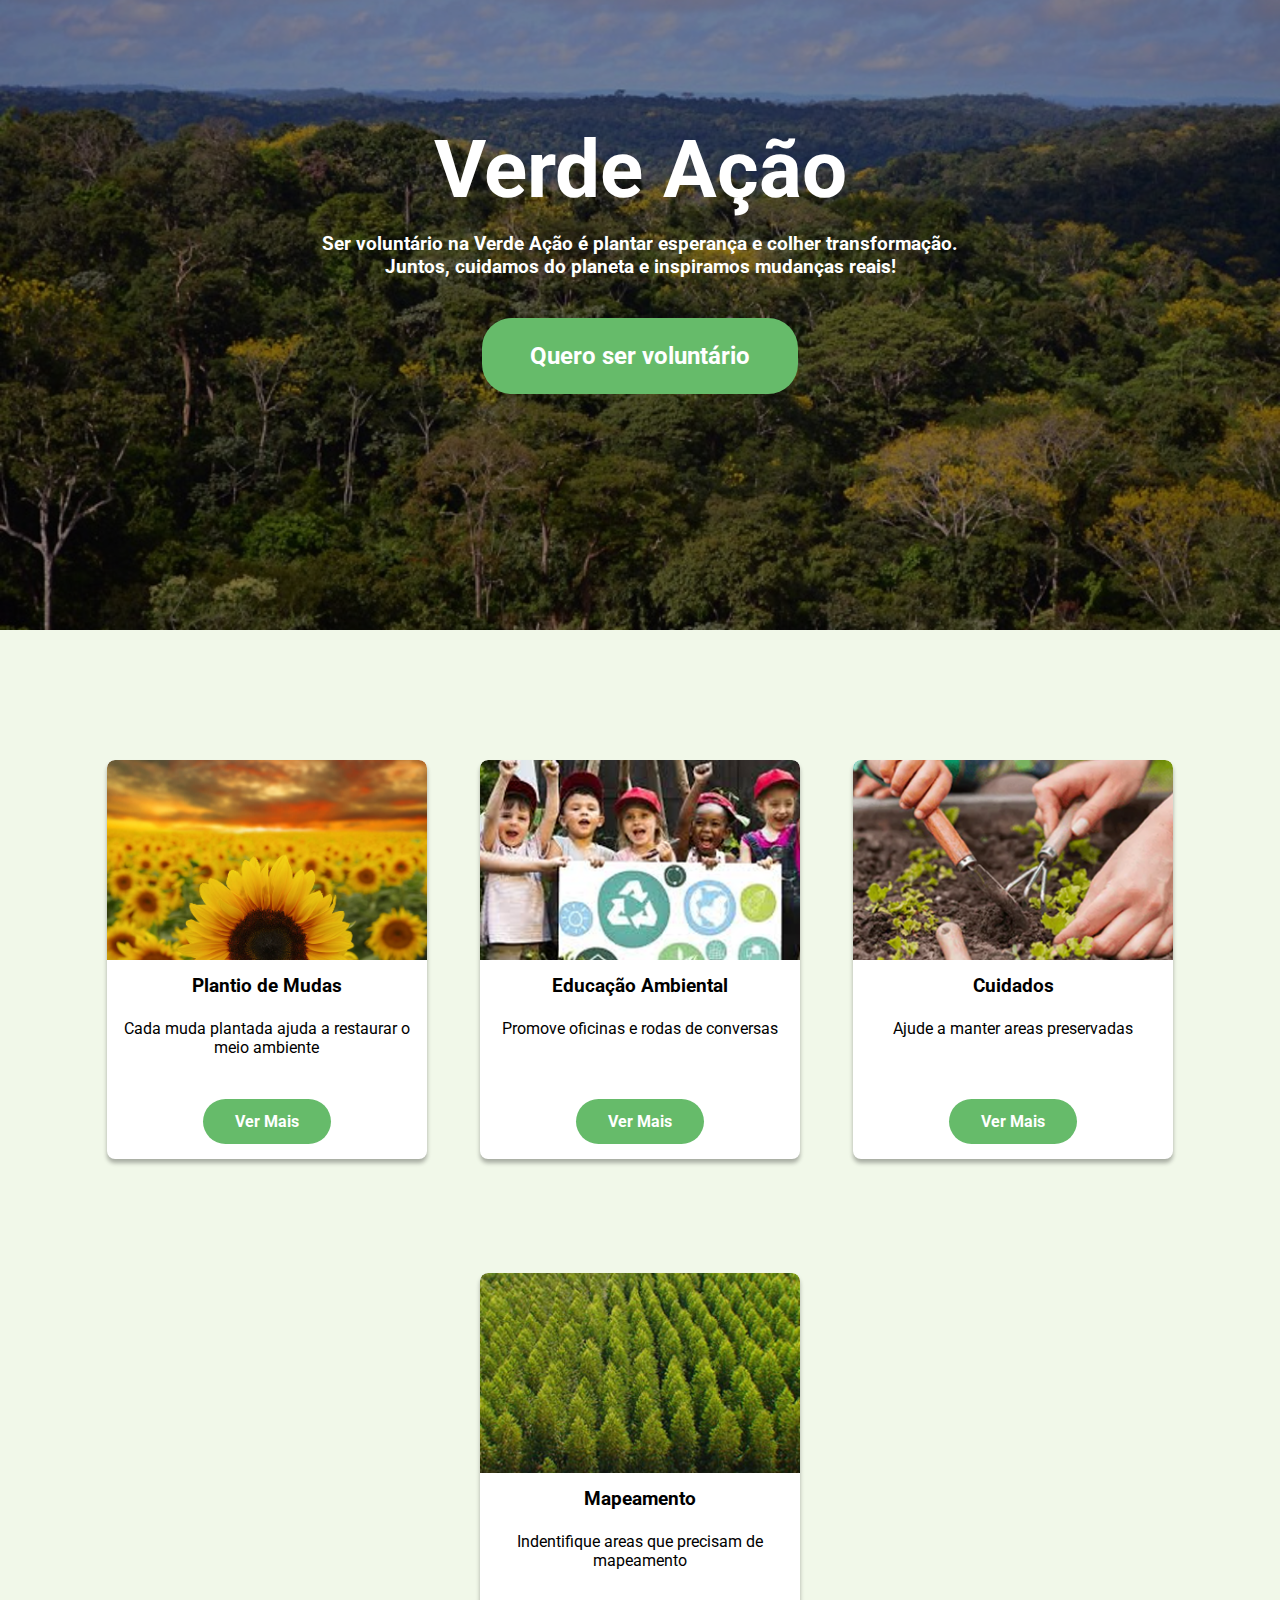
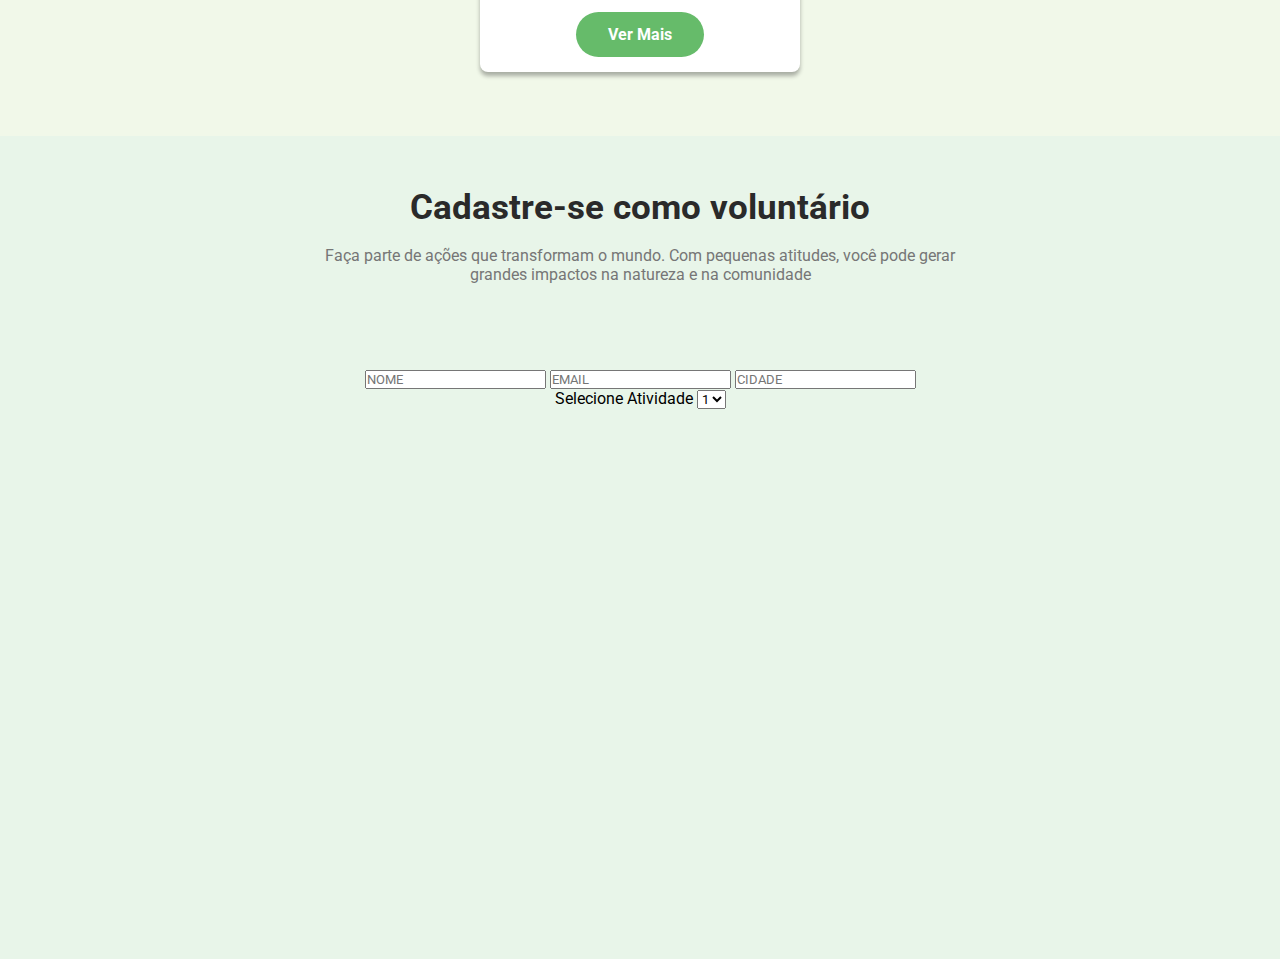
<file: verde-acao/index.html>
<!DOCTYPE html>
<html lang="pt-BR">
  <head>
    <meta charset="UTF-8" />
    <meta name="viewport" content="width=device-width, initial-scale=1.0" />
    <link rel="stylesheet" href="style.css" />
    <title>Verde Ação</title>
  </head>
  <body>
    <header>
      <div class="box-header">
        <h1>Verde Ação</h1>
        <p>
          Ser voluntário na Verde Ação é plantar esperança e colher
          transformação. Juntos, cuidamos do planeta e inspiramos mudanças
          reais!
        </p>
        <button>Quero ser voluntário</button>
      </div>
    </header>

    <main>
      <section class="cards-container">
        <article class="card">
          <img src="./img/girassol.jpg" alt="imagem de vários girassois" />
          <div class="card-content">
            <h3>Plantio de Mudas</h3>
            <p>Cada muda plantada ajuda a restaurar o meio ambiente</p>
            <button>Ver Mais</button>
          </div>
        </article>
        <article class="card">
          <img src="./img/criancas.png" alt="imagem de vários girassois" />
          <div class="card-content">
            <h3>Educação Ambiental</h3>
            <p>Promove oficinas e rodas de conversas</p>
            <button>Ver Mais</button>
          </div>
        </article>
        <article class="card">
          <img src="./img/horta.png" alt="imagem de vários girassois" />
          <div class="card-content">
            <h3>Cuidados</h3>
            <p>Ajude a manter areas preservadas</p>
            <button>Ver Mais</button>
          </div>
        </article>
        <article class="card">
          <img src="./img/arvores.png" alt="imagem de vários girassois" />
          <div class="card-content">
            <h3>Mapeamento</h3>
            <p>Indentifique areas que precisam de mapeamento</p>
            <button>Ver Mais</button>
          </div>
        </article>
      </section>

      <section class="form-container">
        <div class="form-texts">
          <h2>Cadastre-se como voluntário</h2>
          <p>
            Faça parte de ações que transformam o mundo. Com pequenas atitudes,
            você pode gerar grandes impactos na natureza e na comunidade
          </p>
        </div>

        <form class="form-container">
          <input type="text" placeholder="NOME" required />
          <input type="email" placeholder="EMAIL" required />
          <input type="text" placeholder="CIDADE" required />

          <div class="form-dropdown">
            <label for="atividade">Selecione Atividade</label>
            <select>
              <option value="">1</option>
              <option value="">2</option>
              <option value="">3</option>
              <option value="">4</option>
            </select>
          </div>
        </form>
      </section>

    </main>
  </body>
</html>
</file>
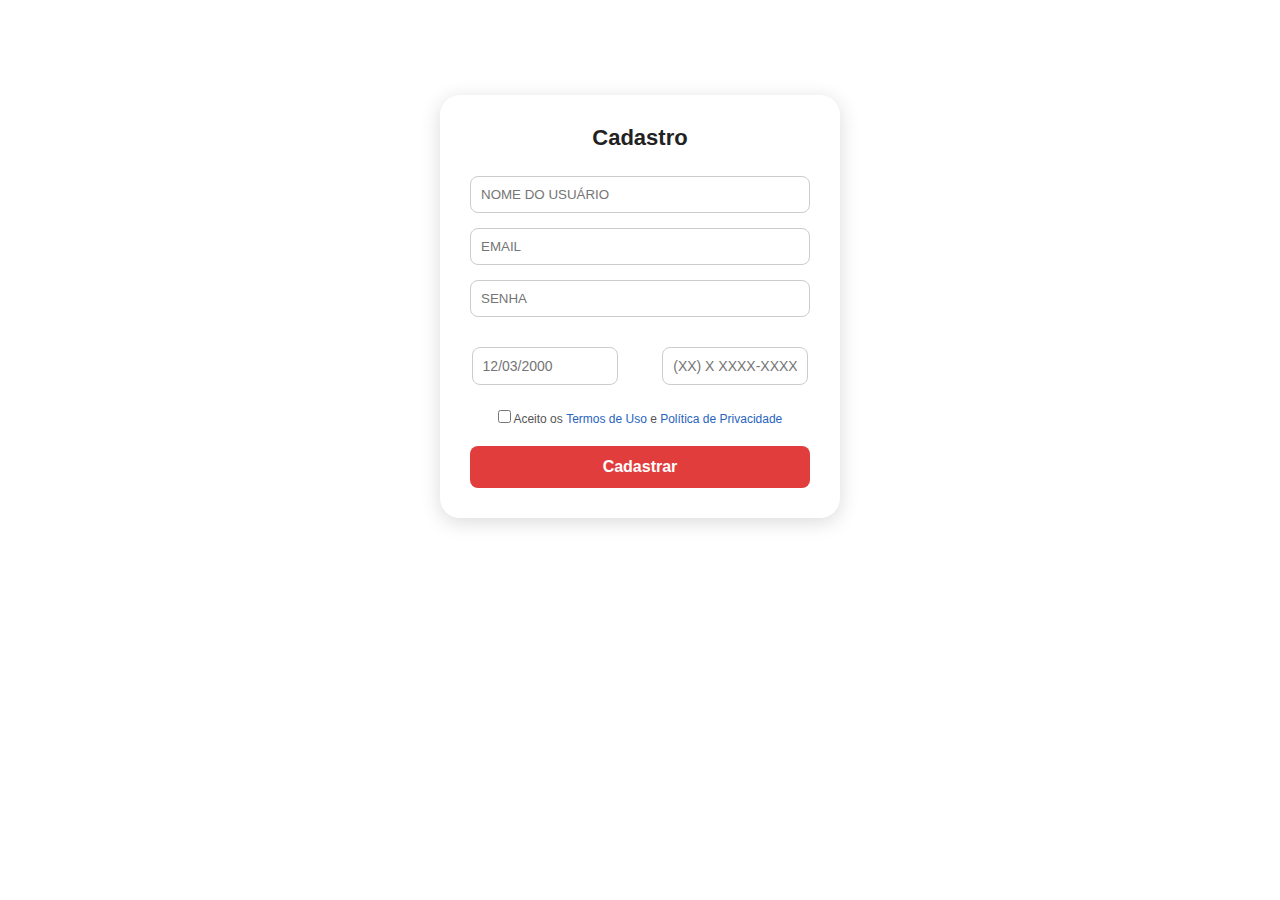
<file: aulas/aula-box-model-m2/index.html>
<!DOCTYPE html>
<html lang="pt-BR">
<head>
  <meta charset="UTF-8">
  <meta name="viewport" content="width=device-width, initial-scale=1.0">
  <link rel="stylesheet" href="style.css">
  <title>Cadastro</title>
</head>
<body>
  <main>
    <section class="form-container">
      <h1>Cadastro</h1>
      <form action="">
        <input 
        type="text"
        placeholder="NOME DO USUÁRIO" 
        required
        >
        <input 
        type="email"
        placeholder="EMAIL" 
        required
        >
        <input 
        type="password"
        placeholder="SENHA" 
        required
        >

        <div class="input-row">
            <input type="text" placeholder="12/03/2000">
            <input type="text" placeholder="(XX) X XXXX-XXXX">
        </div>

        <label class="checkbox">
          <input type="checkbox">
          Aceito os <a href="#">Termos de Uso</a> e <a href="#">Política de Privacidade</a>
        </label>

        <button type="submit">Cadastrar</button>
      </form>
    </section>
  </main>
</body>
</html>
</file>
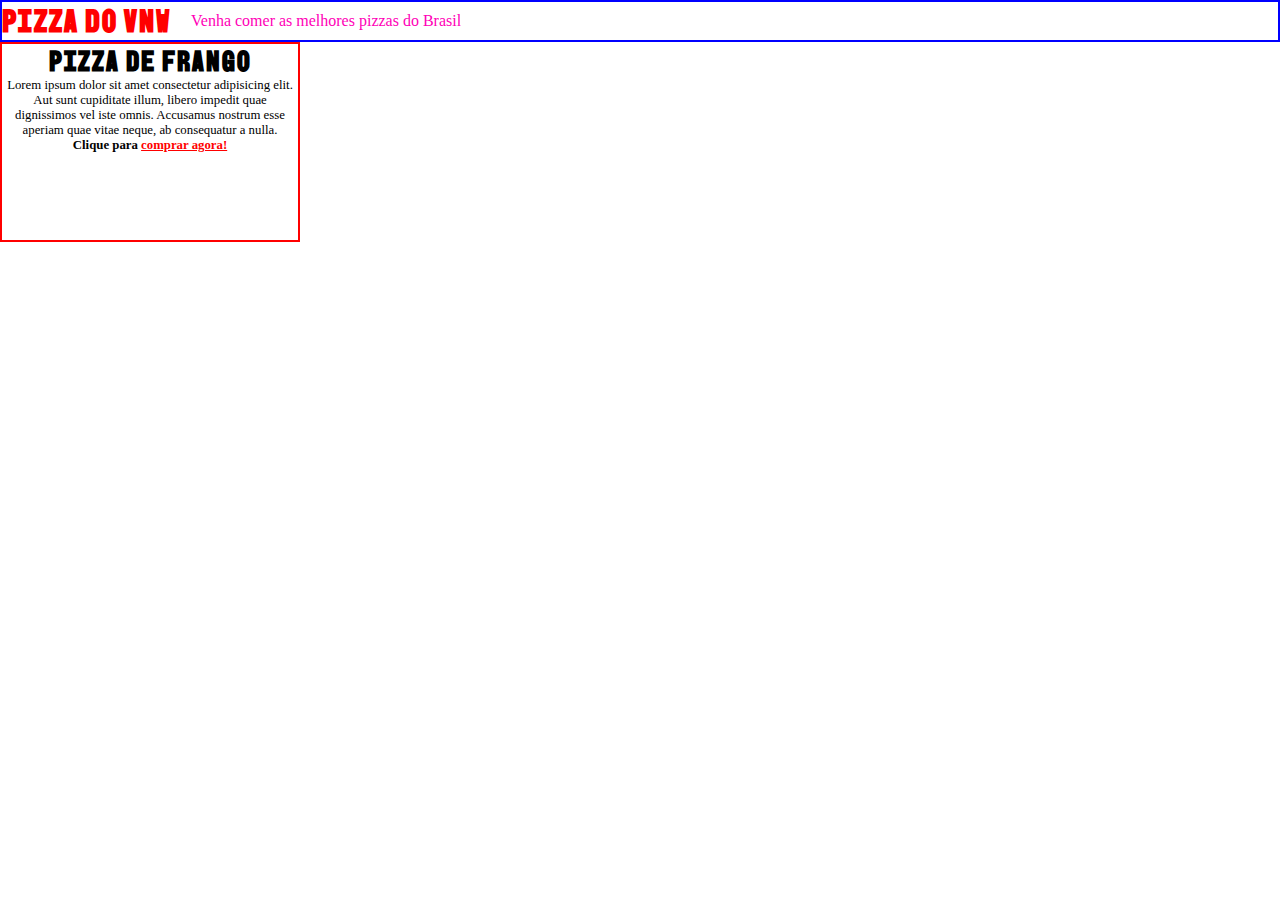
<file: aulas/aula-SASS-m2/index.html>
<!DOCTYPE html>
<html lang="pt-BR">
<head>
  <meta charset="UTF-8">
  <meta name="viewport" content="width=device-width, initial-scale=1.0">
  <link rel="stylesheet" href="style.css">
  <!-- Link deve ser .css para o SASS para o compilador 'Watch SASS' entender -->
  <title>Aula SASS - CSS com SuperPoderes</title>
</head>
<body>
  <header>
    <h1>Pizza do VnW</h1>
    <p>Venha comer as melhores pizzas do Brasil</p>
  </header>
  <main>
    <section class="card-test">
      <h2>Pizza de Frango</h2>
      <p>Lorem ipsum dolor sit amet consectetur adipisicing elit. Aut sunt cupiditate illum, libero impedit quae dignissimos vel iste omnis. Accusamus nostrum esse aperiam quae vitae neque, ab consequatur a nulla.</p>
      <p class="p-link">Clique para <a class="a-link" href="#">comprar agora!</a></p>
    </section>
  </main>
</body>
</html>
</file>
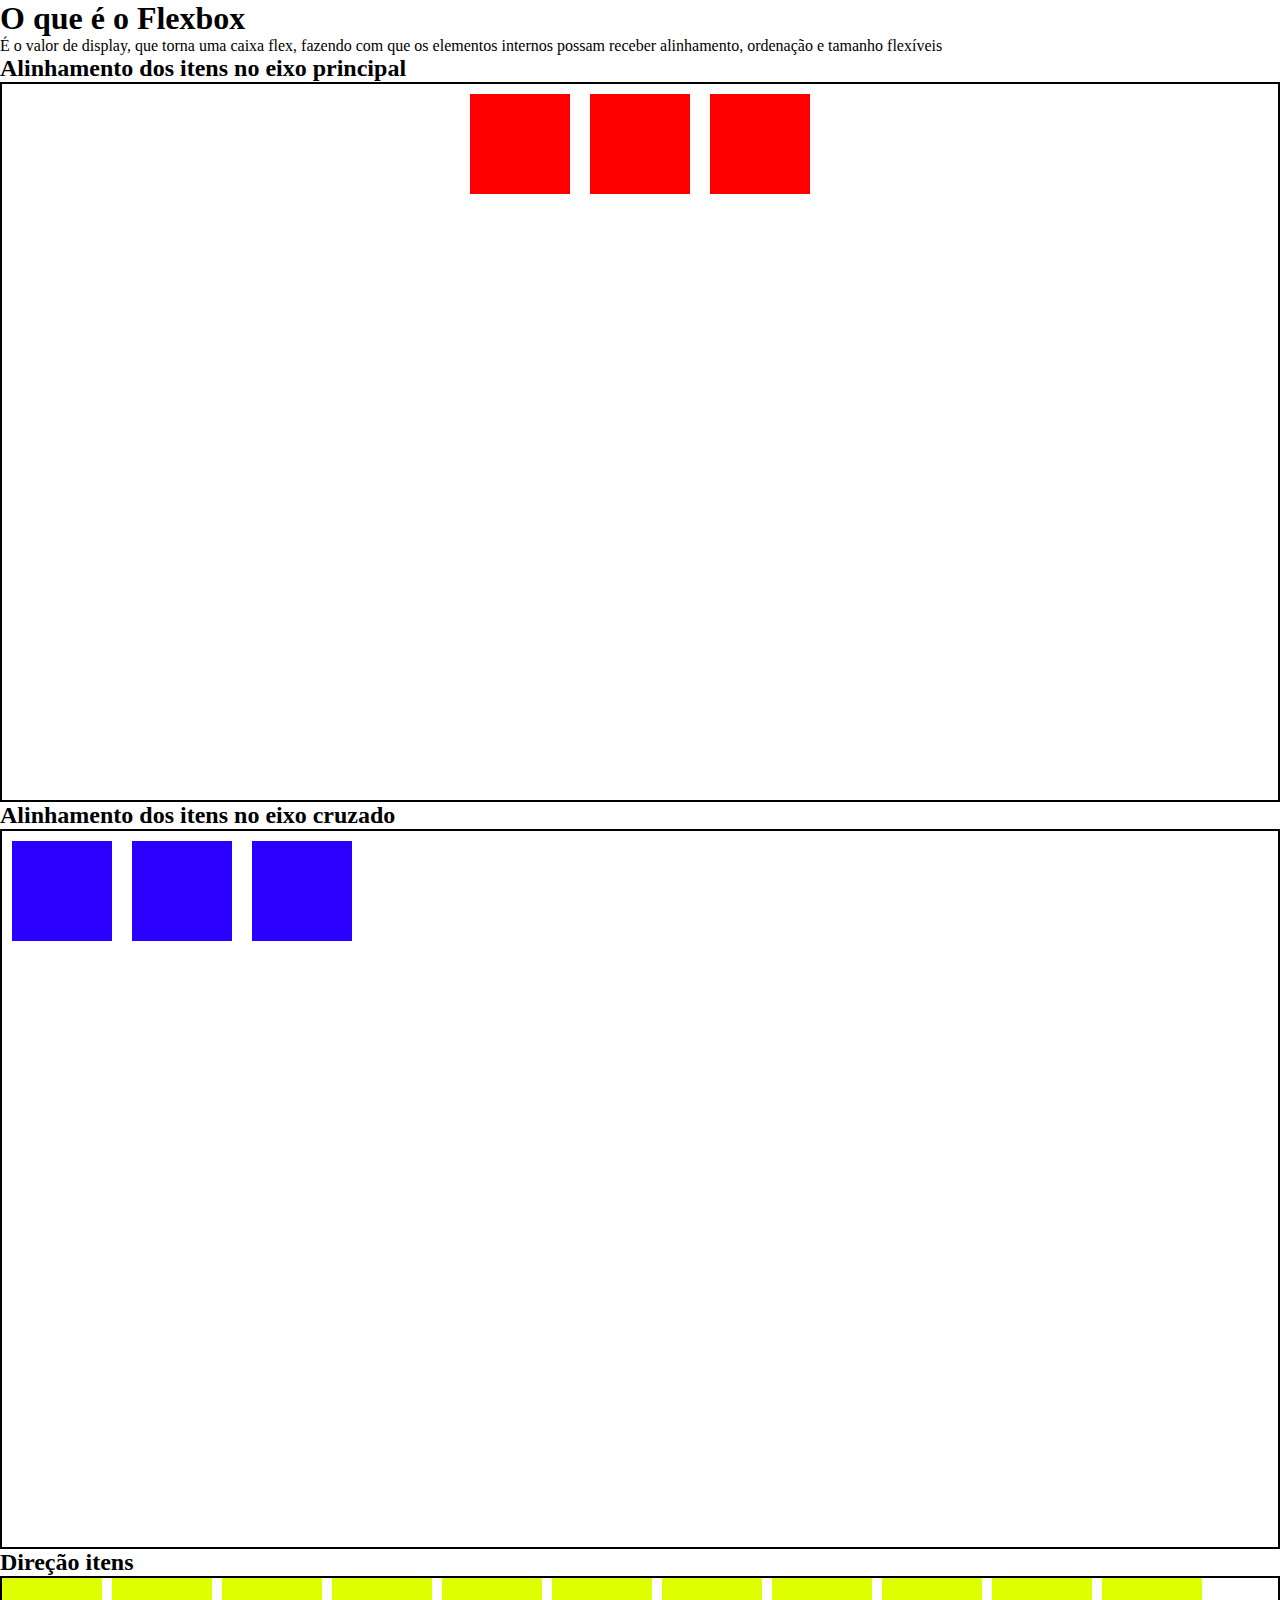
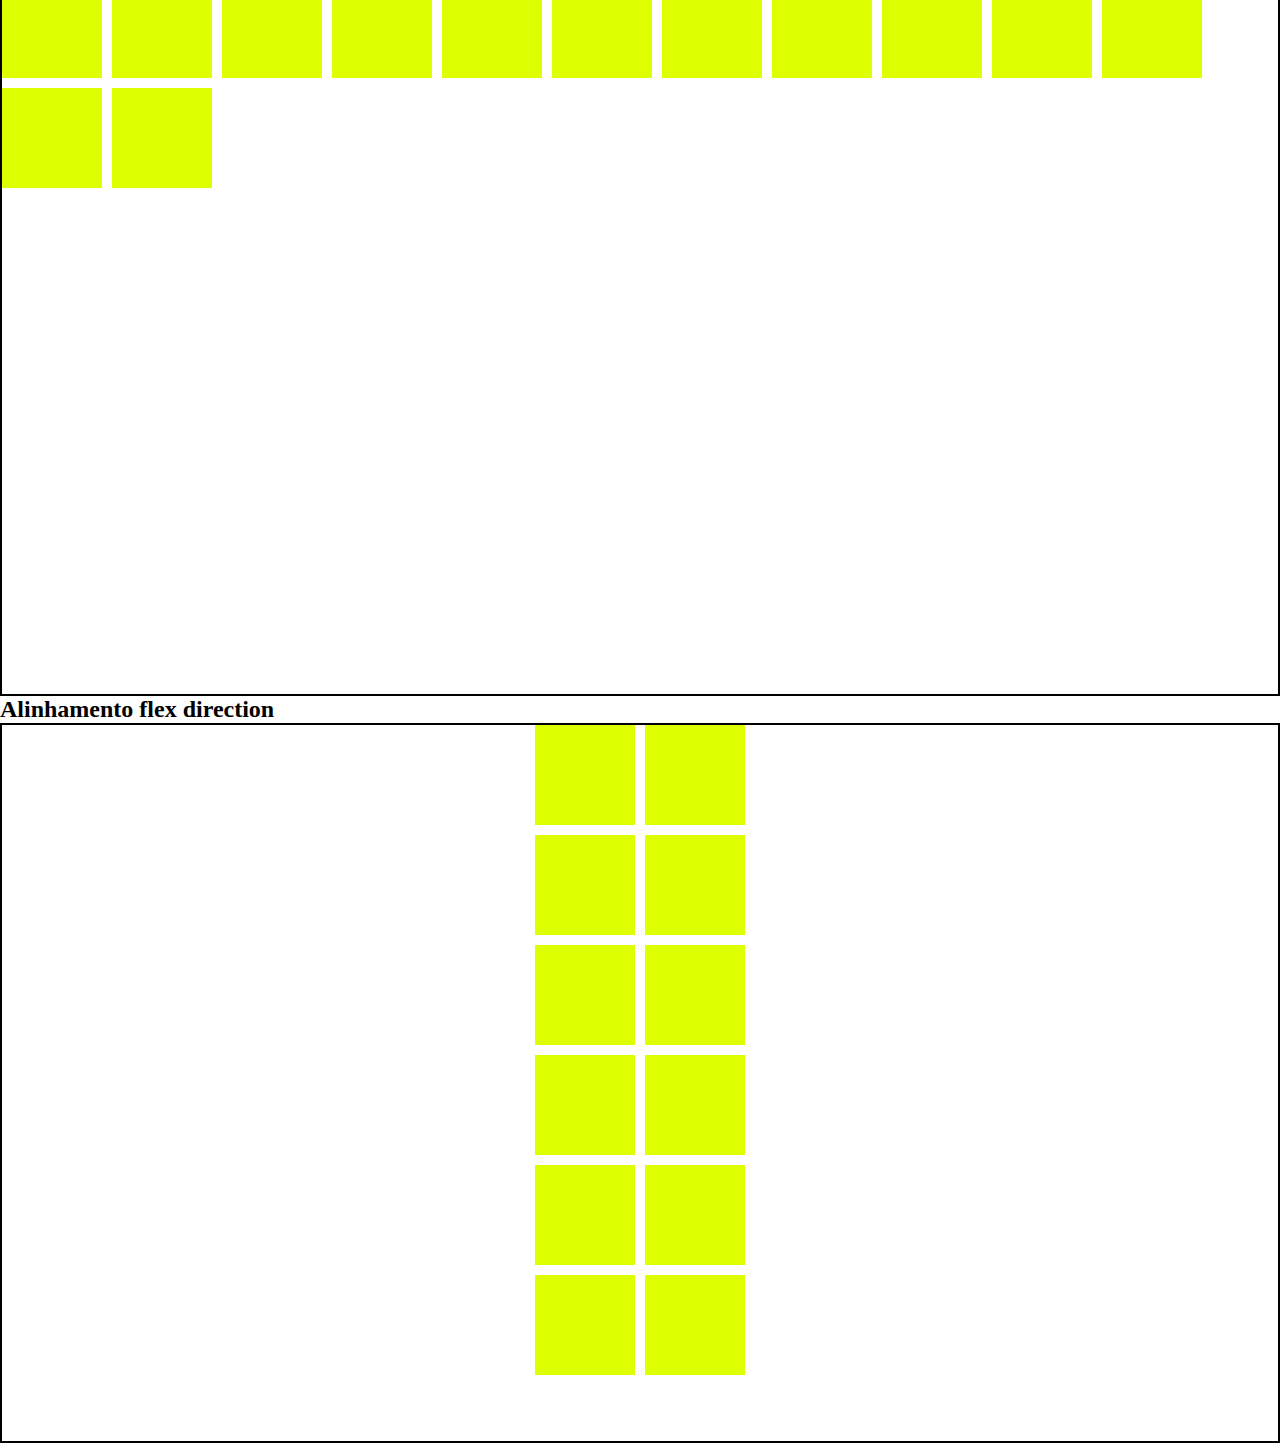
<file: aulas/flex-box/index.html>
<!DOCTYPE html>
<html lang="pt-BR">
  <head>
    <meta charset="UTF-8" />
    <meta name="viewport" content="width=device-width, initial-scale=1.0" />
    <link rel="stylesheet" href="style.css" />
    <title>Flexbox</title>
  </head>
  <body>
    <h1>O que é o Flexbox</h1>
    <p>
      É o valor de display, que torna uma caixa flex, fazendo com que os
      elementos internos possam receber alinhamento, ordenação e tamanho
      flexíveis
    </p>

    <h2>Alinhamento dos itens no eixo principal</h2>
    <section class="container">
      <div class="item"></div>
      <div class="item"></div>
      <div class="item"></div>
    </section>

    <h2>Alinhamento dos itens no eixo cruzado</h2>
    <section class="container1">
      <div class="item1"></div>
      <div class="item1"></div>
      <div class="item1"></div>
    </section>

    <h2>Direção itens</h2>
    <section class="container2">
      <div class="item2"></div>
      <div class="item2"></div>
      <div class="item2"></div>
      <div class="item2"></div>
      <div class="item2"></div>
      <div class="item2"></div>
      <div class="item2"></div>
      <div class="item2"></div>
      <div class="item2"></div>
      <div class="item2"></div>
      <div class="item2"></div>
      <div class="item2"></div>
      <div class="item2"></div>
    </section>

    <h2>Alinhamento flex direction</h2>
    <section class="container3">
      <div class="item3"></div>
      <div class="item3"></div>
      <div class="item3"></div>
      <div class="item3"></div>
      <div class="item3"></div>
      <div class="item3"></div>
      <div class="item3"></div>
      <div class="item3"></div>
      <div class="item3"></div>
      <div class="item3"></div>
      <div class="item3"></div>
      <div class="item3"></div>
    </section>
  </body>
</html>
</file>
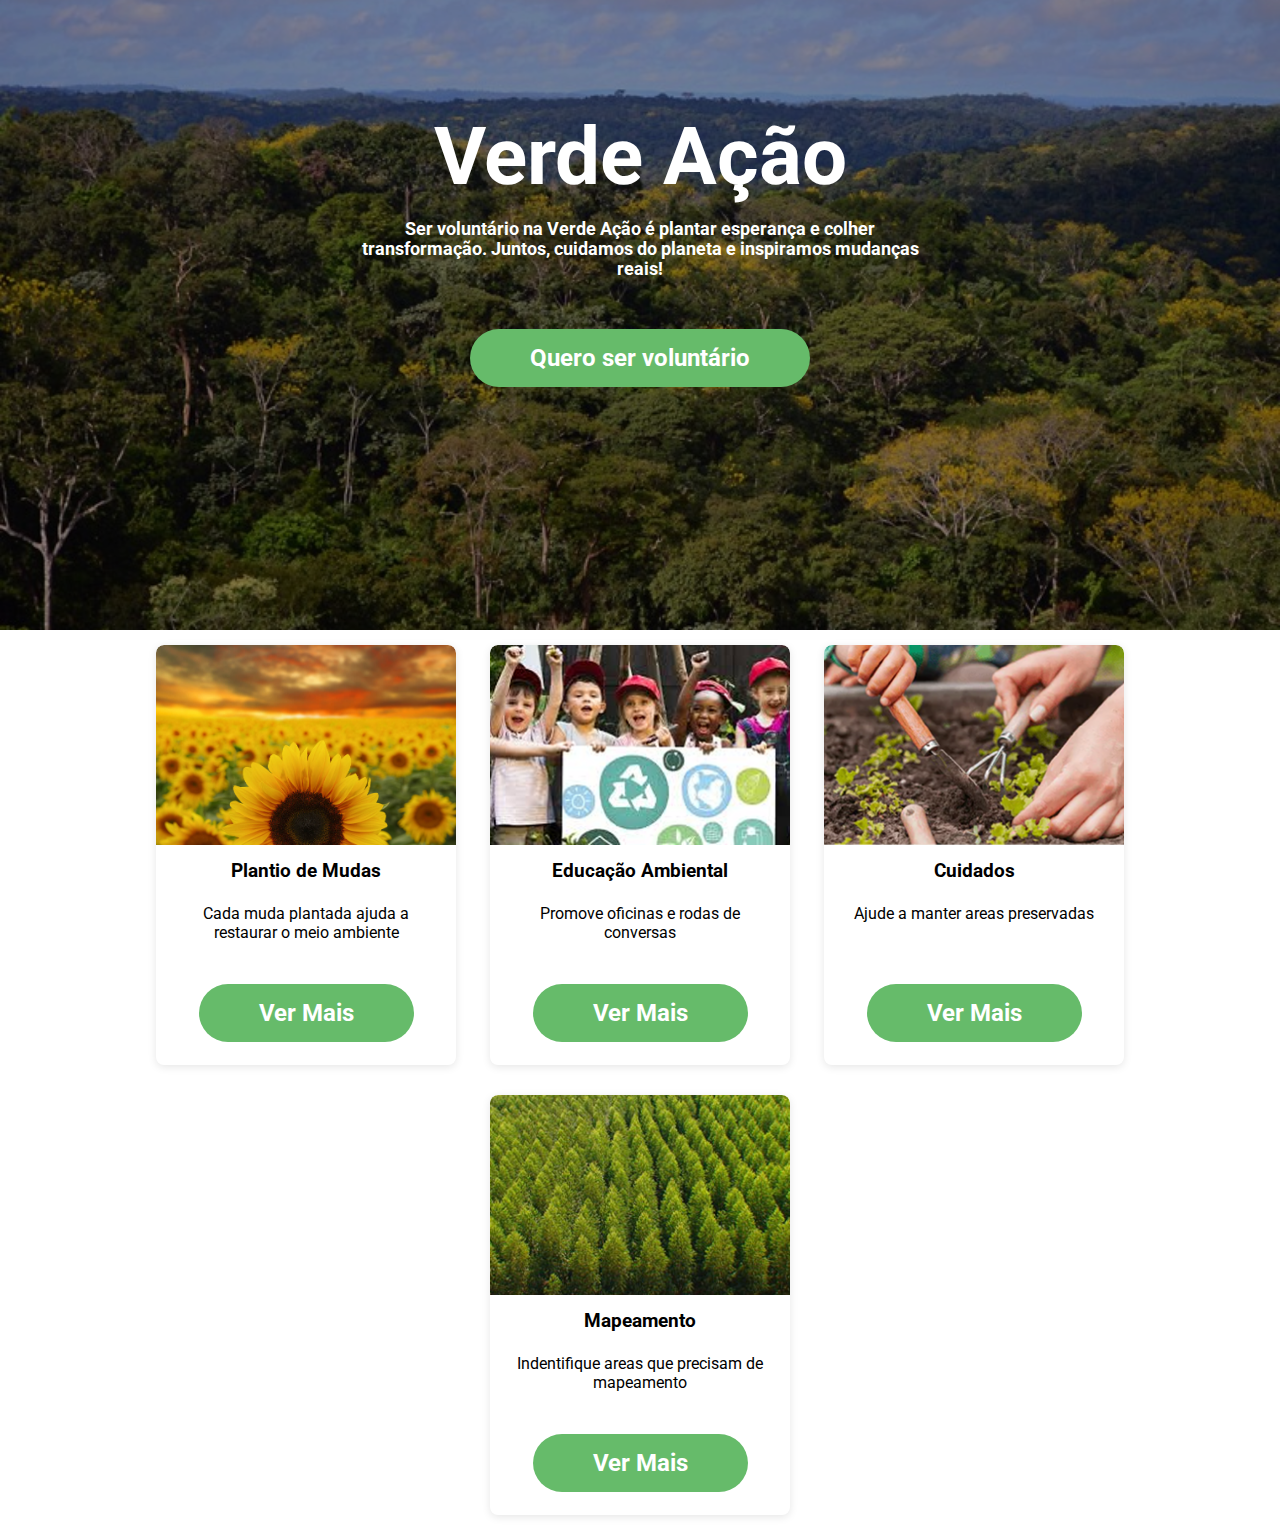
<file: aulas/verde-acao/index.html>
<!DOCTYPE html>
<html lang="pt-BR">
  <head>
    <meta charset="UTF-8" />
    <meta name="viewport" content="width=device-width, initial-scale=1.0" />
    <link rel="stylesheet" href="style.css" />
    <title>Verde Ação</title>
  </head>
  <body>
    <header>
      <div class="box-header">
        <h1>Verde Ação</h1>
        <p>
          Ser voluntário na Verde Ação é plantar esperança e colher
          transformação. Juntos, cuidamos do planeta e inspiramos mudanças
          reais!
        </p>
        <button>Quero ser voluntário</button>
      </div>
    </header>

    <main>
      <section class="cards-container">
        <article class="card">
          <img src="./img/girassol.jpg" alt="imagem de vários girassois">
          <div class="card-content">
            <h3>Plantio de Mudas</h3>
            <p>Cada muda plantada ajuda a restaurar o meio ambiente</p>
            <button>Ver Mais</button>
          </div>
        </article>
        <article class="card">
          <img src="./img/criancas.png" alt="imagem de vários girassois">
          <div class="card-content">
            <h3>Educação Ambiental</h3>
            <p>Promove oficinas e rodas de conversas</p>
            <button>Ver Mais</button>
          </div>
        </article>
        <article class="card">
          <img src="./img/horta.png" alt="imagem de vários girassois">
          <div class="card-content">
            <h3>Cuidados</h3>
            <p>Ajude a manter areas preservadas</p>
            <button>Ver Mais</button>
          </div>
        </article>
        <article class="card">
          <img src="./img/arvores.png" alt="imagem de vários girassois">
          <div class="card-content">
            <h3>Mapeamento</h3>
            <p>Indentifique areas que precisam de mapeamento</p>
            <button>Ver Mais</button>
          </div>
        </article>
      </section>
    </main>
  </body>
</html>
</file>
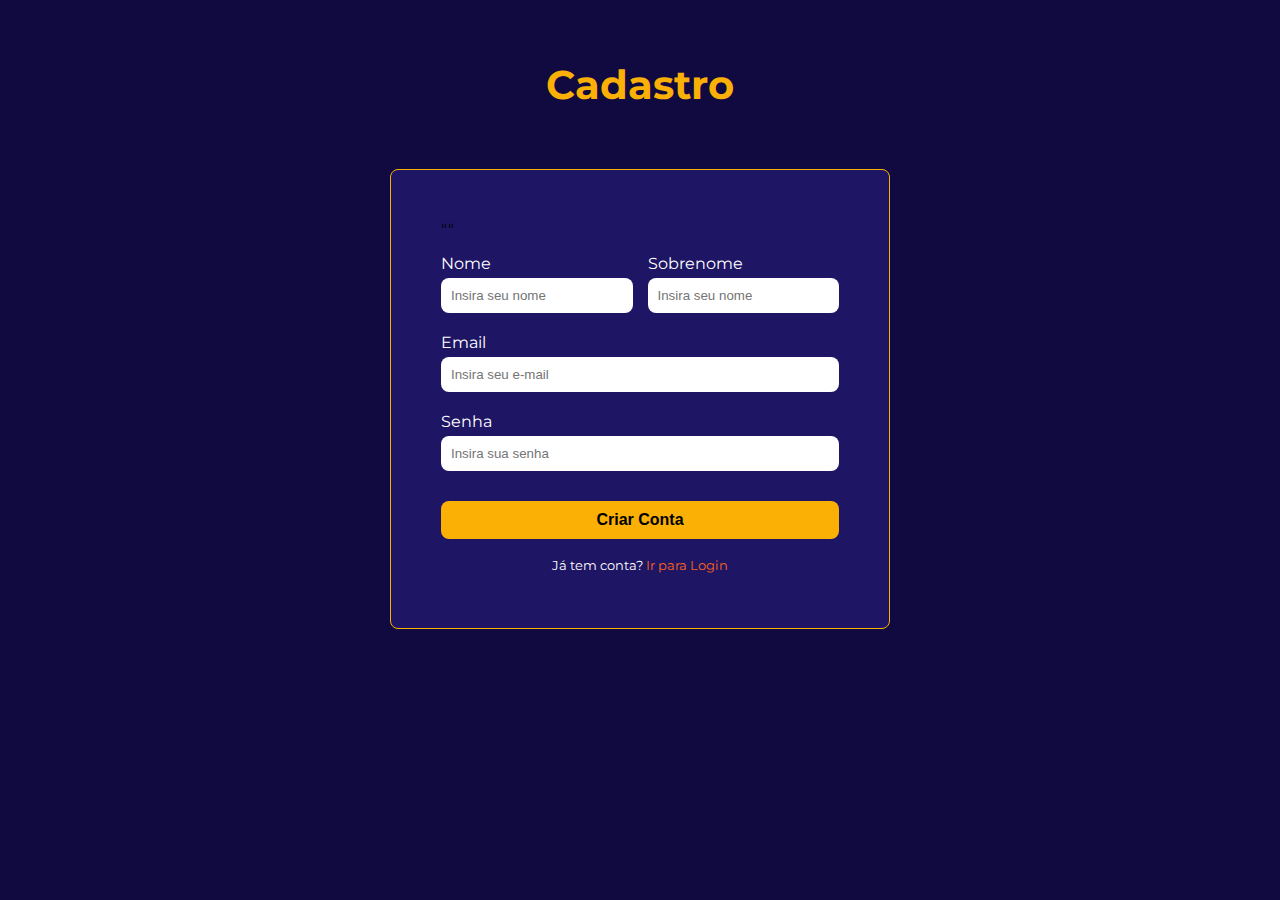
<file: formVnW/cadastro.html>
<!DOCTYPE html>
<html lang="pt-BR">
  <head>
    <meta charset="UTF-8" />
    <meta name="viewport" content="width=device-width, initial-scale=1.0" />
    <link rel="stylesheet" href="style.css" />
    <title>Cadastrar-se</title>
  </head>
  <body>
    <main>
      <header>
        <h1>Cadastro</h1>
      </header>
      <section>
        <form class="form-container">""
          <div class="form-row">
            <label for="name"
              >Nome
              <input
                id="name"
                name="user-name"
                type="text"
                pattern="^[A-Za-zÀ-ÿ]+(?:[ '-][A-Za-zÀ-ÿ]{2,})*$"
                title="O nome deve incluir apenas letras, podendo incluir espaços, apóstrofos ou hífens."
                placeholder="Insira seu nome"
                required
              />
            </label>
  
            <label for="last-name"
              >Sobrenome
              <input
                id="last-name"
                name="user-last-name"
                type="text"
                pattern="^[A-Za-zÀ-ÿ]+(?:[ '-][A-Za-zÀ-ÿ]{2,})*$"
                title="O sobrenome deve incluir apenas letras, podendo incluir espaços, apóstrofos ou hífens."
                placeholder="Insira seu nome"
                required
              />
            </label>
          </div>

          <label for="email"
            >Email
            <input
              id="email"
              name="user-email"
              type="email"
              pattern="^[a-zA-Z0-9._%+-]+@[a-zA-Z0-9.-]+\.[a-zA-Z]{2,}$"
              title="Insira um e-mail no padrão válido. (email@email.com)"
              placeholder="Insira seu e-mail"
              required
            />
          </label>

          <label for="password"
            >Senha
            <input
              id="password"
              name="user-password"
              type="password"
              pattern="^(?=.*\d)(?=.*[a-z])(?=.*[A-Z])(?=.*[$*&@#])(?:([0-9a-zA-Z$*&@#])(?!\1)){8,}$"
              title="Sua senha deve conter pelo menos 8 caracteres, incluindo uma letra maiúscula, uma letra minúscula, um número e um símbolo especial ($, *, &, @ ou #)."
              placeholder="Insira sua senha"
              required
            />
          </label>

          <div>
            <button type="submit" id="btn-submit">Criar Conta</button>
          </div>

          <p>Já tem conta? <a href="login.html">Ir para Login</a></p>
        </form>
      </section>
    </main>
    <footer></footer>
  </body>
</html>
</file>
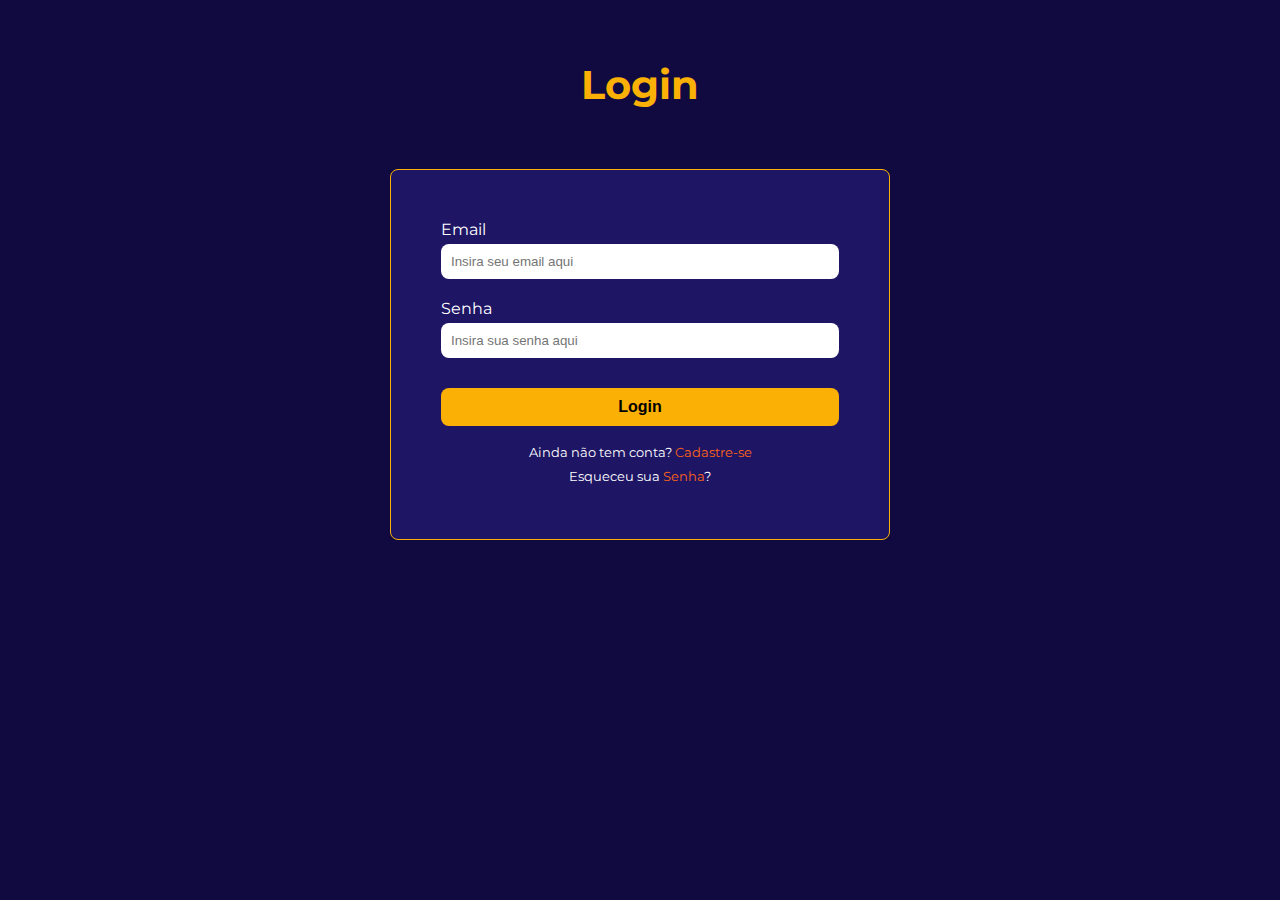
<file: formVnW/login.html>
<!DOCTYPE html>
<html lang="pt-BR">
  <head>
    <meta charset="UTF-8" />
    <meta name="viewport" content="width=device-width, initial-scale=1.0" />
    <link rel="stylesheet" href="style.css" />
    <title>Inicar Sessão</title>
  </head>
  <body>
    <main>
      <header>
        <h1>Login</h1>
      </header>
      <section>
        <form class="form-container">
          <label for="email"
            >Email
            <input
              id="email"
              name="user-email"
              type="email"
              pattern="^[a-zA-Z0-9._%+-]+@[a-zA-Z0-9.-]+\.[a-zA-Z]{2,}$"
              title="Insira um e-mail no padrão válido. (email@email.com)"
              placeholder="Insira seu email aqui"
              required
            />
          </label>

          <label for="password"
            >Senha
            <input
              id="password"
              name="user-password"
              type="password"
              pattern="^(?=.*\d)(?=.*[a-z])(?=.*[A-Z])(?=.*[$*&@#])(?:([0-9a-zA-Z$*&@#])(?!\1)){8,}$"
              title="Sua senha deve conter pelo menos 8 caracteres, incluindo uma letra maiúscula, uma letra minúscula, um número e um símbolo especial ($, *, &, @ ou #)."
              placeholder="Insira sua senha aqui"
              required
            />
          </label>

          <div>
            <button type="submit" id="btn-submit">Login</button>
          </div>

          <div class="p-container">
            <p>Ainda não tem conta? <a href="cadastro.html">Cadastre-se</a></p>
            <p>
              Esqueceu sua
              <a
                href="#"
                onclick="
              alert('Não é possível redefinir a senha, tente novamente mais tarde.');
                "
                >Senha</a
              >?
            </p>
          </div>
        </form>
      </section>
    </main>
    <footer></footer>
  </body>
</html>
</file>
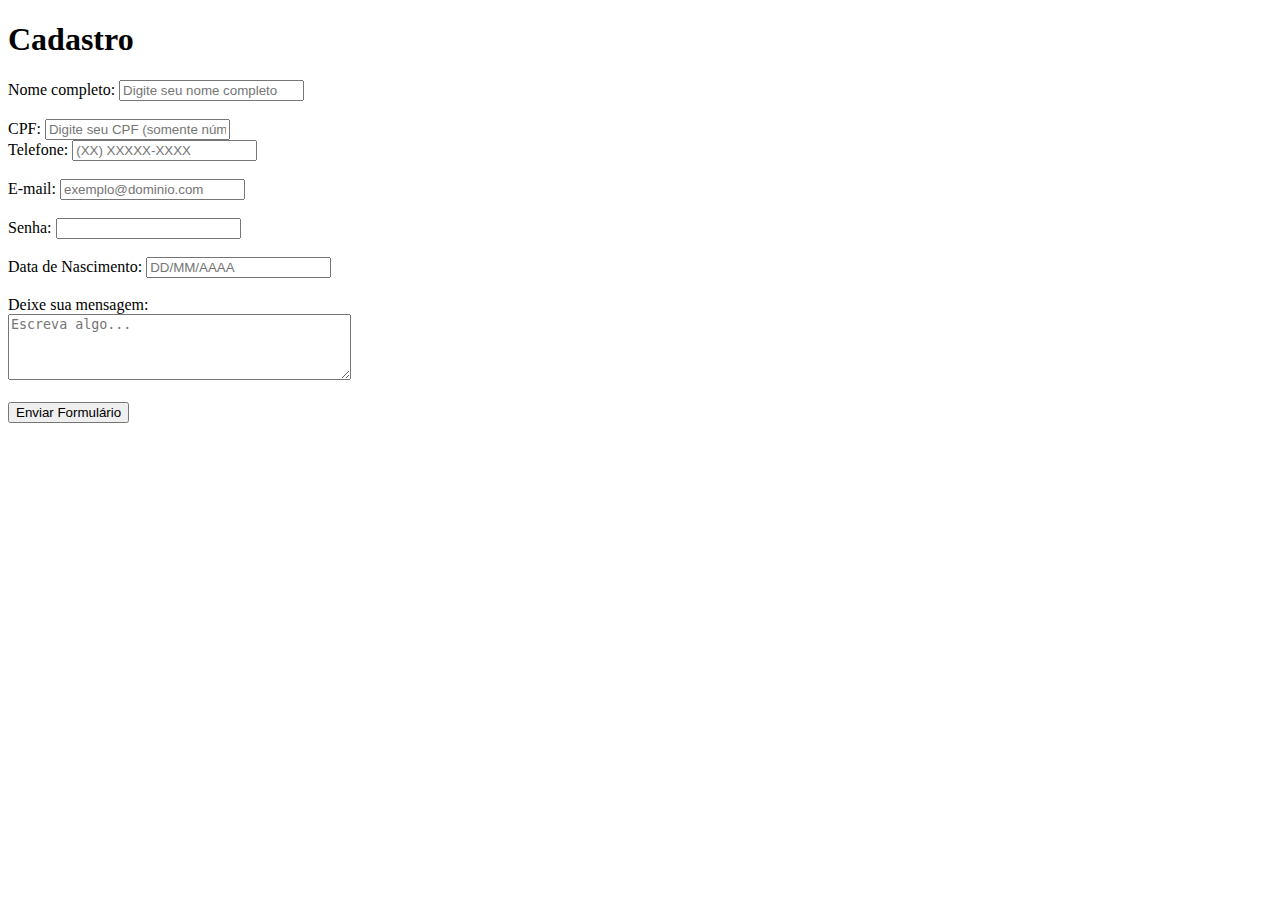
<file: vaiNaWeb/formsRegex.html>
<!DOCTYPE html>
<html lang="pt-BR">
  <head>
    <meta charset="UTF-8" />
    <meta name="viewport" content="width=device-width, initial-scale=1.0" />
    <title>Aula forms (regex)</title>
  </head>
  <body>
    <h1>Cadastro</h1>
    <form action="/enviar" method="post">
      <!-- NOME: apenas letras e espaços -->
      <label for="nome">Nome completo:</label>
      <!--__ ^ _____________ Diz que a validação começa no começo do texto -->
      <!-- [A-Za-zÀ-ÿ\s]________ Aceita letras maiúsculas e minúsculas, acentos e espaços -->
      <!-- {3,50}______ O nome precisa ter no mínimo 3 e no máximo 50 caracteres -->
      <!-- $_______ Diz que a validação termina no fim do texto -->
      <input
        type="text"
        id="nome"
        name="nome"
        placeholder="Digite seu nome completo"
        pattern="^[A-Za-zÀ-ÿ\s]{3,50}$"
        title="O nome deve conter apenas letras e espaços (mínimo 3 caracteres)"
        required
      />
      <br /><br />
      <label for="cpf">CPF:</label>
      <!--  \d{3} _____________ Três dígitos -->
      <!--  \.?________ Ponto opcional -->
      <!-- \d{3} ______ Mais três dígitos -->
      <!--  \.?________ Ponto opcional novamente -->
      <!-- \d{3} ______ Mais três dígitos -->
      <!-- -? ______ Hífen opcional -->
      <!-- \d{2} ______ Dois dígitos finais -->

      <!-- Se o campo fosse type="number", o navegador não permitiria digitar o . (ponto) e o - (traço), pois ele só aceita dígitos. -->
      <input
        type="text"
        id="cpf"
        name="cpf"
        placeholder="Digite seu CPF (somente números)"
        pattern="^\d{3}\.?\d{3}\.?\d{3}-?\d{2}$"
        title="Digite um CPF válido. Exemplo: 123.456.789-00 ou 12345678900"
        required
      />

      <br />
      <!-- TELEFONE: formato brasileiro -->
      <label for="telefone">Telefone:</label>
      <!--  \(? _____________ Pode ter o ( antes do DDD ou não -->
      <!--  \d{2}________ Dois dígitos, Representa o DDD -->
      <!-- \)? ______ Parêntese direito opcional -->
      <!--  \s?________ Espaço opcional -->
      <!-- \d{4,5} ______ Permite telefones de 8 ou 9 dígitos -->
      <!-- -? ______ Hífen opcional -->
      <!-- \d{4} ______ Últimos 4 dígitos do telefone -->
      <input
        type="tel"
        id="telefone"
        name="telefone"
        placeholder="(XX) XXXXX-XXXX"
        pattern="^\(?\d{2}\)?\s?\d{4,5}-?\d{4}$"
        title="Formato esperado: (99) 99999-9999"
      />
      <br />

      <br />
      <!-- EMAIL: validação com regex -->
      <label for="email">E-mail:</label>
      <!--  ^[a-zA-Z0-9._%+-]+ ____ Parte antes do @ pode ter letras, números, pontos, etc. -->
      <!--  @ ________ O símbolo do e-mail -->
      <!-- [a-zA-Z0-9.-]+ ______ Domínio (ex: gmail, hotmail, etc.) -->
      <!--  \.________ Um ponto literal -->
      <!-- [a-zA-Z]{2,} ______ Extensão com pelo menos 2 letras (ex: .com, .br) -->

      <!-- o + antes do @ garante que exista ao menos um caractere antes do símbolo,
      enquanto o @ sozinho apenas indica onde o símbolo deve aparecer. -->
      <input
        type="email"
        id="email"
        name="email"
        placeholder="exemplo@dominio.com"
        pattern="^[a-zA-Z0-9._%+-]+@[a-zA-Z0-9.-]+\.[a-z]{2,}$"
        title="Digite um e-mail válido (ex: usuario@dominio.com)"
      />
      <br /><br />
      <!-- SENHA: pelo menos 8 caracteres, 1 letra maiúscula, 1 minúscula, 1 número -->
      <label for="senha">Senha:</label>

      <!-- (?=.*[a-z])_____Lookahead positiva: diz “em algum ponto à frente deve existir pelo menos uma letra minúscula. 
    (a–z)”._____Não consome caracteres — apenas verifica a existência.
    (?=.*[A-Z])_______Outra lookahead positiva: garante que haja pelo menos uma letra maiúscula.
    (?=.*\d)______Lookahead que exige pelo menos um dígito (\d é o mesmo que [0-9]).
    .{8,}________Depois das lookaheads, . representa qualquer caractere (exceto newline em muitas engines).
    {8,}_______ significa 8 ou mais desses caracteres — ou seja, comprimento mínimo 8, sem limite máximo definido aqui. -->

      <input
        type="password"
        id="senha"
        name="senha"
        pattern="^(?=.*[a-z])(?=.*[A-Z])(?=.*\d).{8,}$"
        title="A senha deve ter ao menos 8 caracteres, incluindo uma letra maiúscula, uma minúscula e um número."
      />
      <br /><br />
      <!-- PLUS -->
      <!-- Campo de Data -->
      <label for="data">Data de Nascimento:</label>
      <input
        type="text"
        id="data"
        name="data"
        placeholder="DD/MM/AAAA"
        pattern="^\d{2}/\d{2}/\d{4}$"
        title="Digite no formato DD/MM/AAAA (ex: 12/10/2025)"
        required
      />
      <br /><br />
      <!-- TEXTAREA -->
      <label for="mensagem">Deixe sua mensagem:</label><br />
      <textarea
        id="mensagem"
        name="mensagem"
        rows="4"
        cols="40"
        placeholder="Escreva algo..."
      ></textarea>
      <br /><br />
      <!-- SUBMIT -->
      <input type="submit" value="Enviar Formulário" />
    </form>
  </body>
</html>

<!-- Observações importantes / limitações

Validação no cliente não é suficiente

pattern roda no navegador (client-side). Sempre repita a validação no servidor — usuários maliciosos podem contornar o front-end.

[a-z] e [A-Z] referem-se a ASCII

Letras acentuadas (ex.: ç, á, é) não são cobertas por [a-z]/[A-Z]. Se você precisa suportar alfabetos/acentos, a regex/estratégia deve mudar (por exemplo, usar \p{L} com flag u — mas HTML pattern não suporta flags; e \p{L} pode não ser suportado em todos os navegadores).

.{8,} aceita qualquer caractere (incluindo símbolos)

Isso é geralmente bom (permite símbolos), mas se você quiser exigir símbolos especiais, adicione outra lookahead: (?=.*[!@#$%^&*()_+\-=[\]{};':"\\|,.<>/?]).

Sem limite máximo

.{8,} aceita comprimentos arbitrariamente grandes. Você pode adicionar um máximo, ex.: .{8,64} para limitar a 64 caracteres.

Compatibilidade do HTML pattern

A especificação usa a sintaxe de regex do JavaScript. A maioria dos navegadores modernos suporta lookaheads, então esse pattern funciona na prática na maioria dos casos. Mesmo assim, sempre teste nos navegadores que sua aplicação precisa suportar. -->
</file>
<file: verde-acao/style.css>
@charset "UTF-8";
@import url("https://fonts.googleapis.com/css2?family=Roboto:ital,wght@0,100..900;1,100..900&display=swap");
* {
  margin: 0;
  padding: 0;
  box-sizing: border-box;
  font-family: "Roboto", sans-serif;
}

header {
  background-image: url("./img/banner.jpg");
  background-size: cover;
  background-position: center;
  height: 70vh;
  color: white;
}

.box-header {
  background-color: rgba(0, 0, 0, 0.4);
  width: 100%;
  padding: 12vh 5vw 5vh 5vw;
  display: inline-block;
  text-align: center;
  height: inherit;
}
.box-header h1 {
  font-size: clamp(2rem, 8vw, 5rem);
  margin: 15px auto;
}
.box-header p {
  font-size: clamp(1rem, 2vw, 1.2rem);
  font-weight: bold;
  margin: 0 auto 40px;
  width: 90%;
  max-width: 650px;
}
.box-header button {
  background-color: #66bb6a;
  font-weight: bold;
  font-size: 1rem;
  border: none;
  border-radius: 30px;
  color: white;
  cursor: pointer;
  transition: background-color 0.3s;
  padding: 1em 2em;
  font-size: clamp(1rem, 2.5vw, 1.5rem);
}
.box-header button:hover {
  background-color: rgb(76.3692307692, 171.8307692308, 80.8615384615);
}

.cards-container {
  text-align: center;
  background-color: #f1f8e9;
  padding: 40px 2%;
}

article {
  width: 28%;
  min-width: 260px;
  max-width: 320px;
  height: auto;
  vertical-align: top;
  box-shadow: 0px 4px 4px rgba(0, 0, 0, 0.3);
  display: inline-block;
  margin: 2%;
  border-radius: 8px;
  background-color: white;
  overflow: hidden;
  text-align: center;
}
article img {
  width: 100%;
  height: 200px;
  -o-object-fit: cover;
     object-fit: cover;
  display: block;
  border-radius: 8px 8px 0 0;
}

.card {
  text-align: center;
  margin-top: 10vh;
}

.card-content {
  padding: 15px;
  text-align: center;
}
.card-content h3 {
  margin-bottom: 22px;
}
.card-content p {
  margin-bottom: 40px;
  min-height: 40px;
}
.card-content button {
  background-color: #66bb6a;
  font-weight: bold;
  font-size: 1rem;
  border: none;
  border-radius: 30px;
  color: white;
  cursor: pointer;
  transition: background-color 0.3s;
  padding: 0.8em 2em;
}
.card-content button:hover {
  background-color: rgb(76.3692307692, 171.8307692308, 80.8615384615);
}

.form-container {
  background-color: #e8f5e9;
  text-align: center;
  width: 100%;
  min-height: 60vh;
  padding: 50px 0 100px 0;
}
.form-container .form-texts h2 {
  font-size: clamp(1.8rem, 3vw, 2.2rem);
  color: #2a2a2a;
  padding-bottom: 18px;
}
.form-container .form-texts p {
  font-size: 1rem;
  color: #767676;
  width: 90%;
  max-width: 650px;
  margin: 0 auto;
  padding-bottom: 35px;
}

.form {
  width: 90%;
  max-width: 700px;
  text-align: center;
  display: inline-block;
}
.form input[type=text],
.form input[type=email] {
  border: none;
  display: block;
  text-align: left;
  margin: 0 auto;
  width: 100%;
  padding: 1em;
  margin-bottom: 15px;
  border-radius: 30px;
  font-weight: bold;
  font-size: clamp(1rem, 2vw, 1.2rem);
  background-color: white;
}
.form select {
  display: block;
  text-align: left;
  margin: 0 auto;
  width: 100%;
  padding: 1em;
  margin-bottom: 15px;
  border-radius: 30px;
  font-weight: bold;
  font-size: clamp(1rem, 2vw, 1.2rem);
  color: #767676;
  background-color: white;
  outline: none;
  border: 2px solid transparent;
  box-sizing: border-box;
  appearance: none;
  -webkit-appearance: none;
  -moz-appearance: none;
  background-image: url("data:image/svg+xml;utf8,<svg xmlns='http://www.w3.org/2000/svg' viewBox='0 0 10 6'><path d='M0 0 L5 6 L10 0 Z' fill='%23727272'/></svg>");
  background-repeat: no-repeat;
  background-position: calc(100% - 16px) center;
  background-size: 12px 8px;
  cursor: pointer;
  transition: border-color 0.3s ease, box-shadow 0.3s ease;
}
.form:focus {
  border-color: black;
  box-shadow: none;
}
.form::-ms-expand {
  display: none;
}
.form button {
  background-color: #66bb6a;
  font-weight: bold;
  font-size: 1rem;
  border: none;
  border-radius: 30px;
  color: white;
  cursor: pointer;
  transition: background-color 0.3s;
  width: 100%;
  padding: 1em;
  font-size: clamp(1rem, 2vw, 1.2rem);
}
.form button:hover {
  background-color: rgb(76.3692307692, 171.8307692308, 80.8615384615);
}

footer {
  padding: 40px 0;
  text-align: center;
  background-color: #66bb6a;
  color: white;
  font-size: clamp(1rem, 2vw, 1.5rem);
  font-weight: bold;
}

/* --- MEDIA QUERIES PARA NÃO SOBREPOR ELEMENTOS --- */
@media (max-width: 1024px) {
  article {
    width: 40%;
    margin: 3%;
  }
}
@media (max-width: 768px) {
  .box-header {
    padding: 10vh 4vw;
  }
  .box-header h1 {
    font-size: 2.5rem;
  }
  article {
    width: 80%;
    margin: 4% auto;
    display: block;
  }
  .form-texts p {
    width: 90%;
  }
}
@media (max-width: 480px) {
  .box-header {
    padding: 80px 20px;
  }
  .box-header h1 {
    font-size: 2rem;
  }
  .box-header button {
    font-size: 1rem;
    padding: 12px 24px;
  }
  input,
  select,
  button {
    font-size: 1rem;
    padding: 14px;
  }
  footer {
    font-size: 1rem;
    padding: 25px 0;
  }
}/*# sourceMappingURL=style.css.map */
</file>
<file: aulas/aula-box-model-m2/style.css>
@charset "UTF-8";
* {
  margin: 0;
  padding: 0;
  box-sizing: border-box;
}

main {
  font-family: Arial, Helvetica, sans-serif;
  height: 100vh;
  padding-top: 55px;
  text-align: center;
}

.form-container {
  display: inline-block;
  width: 400px;
  border-radius: 20px;
  padding: 30px;
  margin: 40px 30px;
  box-shadow: 0 4px 20px rgba(0, 0, 0, 0.15);
}
.form-container h1 {
  margin-bottom: 25px;
  font-size: 22px;
  color: #222;
}
.form-container form input[type=text],
.form-container form input[type=email],
.form-container form input[type=password] {
  display: block;
  width: 100%;
  padding: 10px;
  margin-bottom: 15px;
  border: 1px solid #ccc;
  border-radius: 8px;
}
.form-container form .input-row {
  padding-top: 15px;
}
.form-container form .input-row input {
  width: 43%;
  padding: 10px;
  border: 1px solid #ccc;
  border-radius: 8px;
  font-size: 14px;
  display: inline-block;
}
.form-container form .input-row input:first-child {
  margin-right: 40px;
}
.form-container form .checkbox {
  display: block;
  text-align: center;
  font-size: 12px;
  color: #555;
  margin: 10px 0;
}
.form-container form .checkbox a {
  color: #2764c0;
  text-decoration: none;
  display: inline-block;
}
.form-container form .checkbox a:hover {
  text-decoration: underline;
}
.form-container button {
  background-color: #e23d3d;
  color: white;
  border: none;
  width: 100%;
  padding: 12px;
  border-radius: 8px;
  margin-top: 10px;
  font-size: 16px;
  font-weight: bold;
  cursor: pointer;
  transition: 0.3s;
}
.form-container button:hover {
  background-color: rgb(205.3094170404, 30.6905829596, 30.6905829596);
}

/* 
MEDIDAS ABSOLUTAS
px
pt
cm
pc
in

MEDIDAS RELATIVAS
% (Porcentagem) - Valor relativo ao tamanho do elemento pai [layout flexível]

em - Relativo ao tamanho da fonte do próprio elemento pai [padding, margin e font-size]

rem(root em) - Relativo ao tamanho da fonte do elemento raiz (normalmente HTML). boa para escalabilidade e manutenção. [font-size]

vw(viewport width) - 1% da largura da janela de visualização (viewport) [width: 100%]

vh(viewport height) - 1% da altura da janela de visualização

vmin (viewport minimum)

vmax (viewport maximum)
*//*# sourceMappingURL=style.css.map */
</file>
<file: aulas/aula-SASS-m2/style.css>
@charset "UTF-8";
/* Aninhar até no máximo 4 tags por tag pai e bloco de código */
@import url("https://fonts.googleapis.com/css2?family=BBH+Sans+Bogle&display=swap");
* {
  margin: 0;
  padding: 0;
  box-sizing: border-box;
}

header {
  border: solid 2px blue;
  display: flex;
  flex-direction: row;
  align-items: center;
  gap: 20px;
}
header h1 {
  font-family: "BBH Sans Bogle", sans-serif;
  letter-spacing: 2px;
  color: red;
}
header p {
  color: rgb(255, 0, 183);
}

main {
  flex-direction: column;
  text-align: center;
}
main .card-test {
  border: solid 2px red;
  width: 300px;
  height: 200px;
  background-image: linear-gradient(rgba(255, 255, 255, 0.744)), url("https://www.sabornamesa.com.br/media/k2/items/cache/ada34cd2101afafaba465aad112ee3c1_XL.jpg");
  background-size: cover;
  background-position: center;
}
main .card-test h2 {
  font-family: "BBH Sans Bogle", sans-serif;
  letter-spacing: 2px;
  font-size: 1.8em;
}
main .card-test p {
  color: rgb(0, 0, 0);
  font-size: 0.8em;
}
main .card-test p.p-link {
  color: rgb(0, 0, 0);
  font-weight: bold;
}
main .card-test a.a-link {
  text-decoration: underline;
  color: rgb(255, 0, 0);
  cursor: pointer;
}/*# sourceMappingURL=style.css.map */
</file>
<file: aulas/flex-box/style.css>
* {
  margin: 0;
  padding: 0;
  box-sizing: border-box;
}

.container {
  border: 2px solid black;
  height: 80vh;
  display: flex;
  justify-content: center;
}
.container .item {
  width: 100px;
  height: 100px;
  background-color: rgb(255, 0, 0);
  margin: 10px;
}

.container1 {
  border: 2px solid black;
  height: 80vh;
  display: flex;
  align-items: flex-start;
}
.container1 .item1 {
  width: 100px;
  height: 100px;
  background-color: rgb(43, 0, 255);
  margin: 10px;
}

.container2 {
  border: 2px solid black;
  height: 80vh;
  display: flex;
  flex-wrap: wrap;
  align-content: flex-start;
  row-gap: 10px;
  -moz-column-gap: 10px;
       column-gap: 10px;
}
.container2 .item2 {
  width: 100px;
  height: 100px;
  background-color: rgb(221, 255, 0);
}

.container3 {
  border: 2px solid black;
  height: 80vh;
  display: flex;
  flex-wrap: wrap;
  flex-direction: column;
  align-content: center;
  align-items: center;
  row-gap: 10px;
  -moz-column-gap: 10px;
       column-gap: 10px;
}
.container3 .item3 {
  width: 100px;
  height: 100px;
  background-color: rgb(221, 255, 0);
}/*# sourceMappingURL=style.css.map */
</file>
<file: aulas/verde-acao/style.css>
@import url("https://fonts.googleapis.com/css2?family=Roboto:ital,wght@0,100..900;1,100..900&display=swap");
* {
  margin: 0;
  padding: 0;
  box-sizing: border-box;
  font-family: "Roboto", sans-serif;
}

header {
  background-image: url("./img/banner.jpg");
  background-size: cover;
  background-position: center;
  height: 70vh;
  color: white;
}

.box-header {
  background-color: rgba(0, 0, 0, 0.4);
  width: 100%;
  padding: 110px 40px 40px 40px;
  display: inline-block;
  text-align: center;
  height: inherit;
}
.box-header h1 {
  font-size: 5rem;
  margin-bottom: 15px;
}
.box-header p {
  font-size: 1.1rem;
  font-weight: bold;
  width: 45vw;
  margin: 0 auto;
  margin-bottom: 50px;
}
.box-header button {
  background-color: #66BB6A;
  font-weight: bold;
  font-size: 1.5rem;
  border: none;
  border-radius: 30px;
  padding: 15px 60px;
  color: white;
  cursor: pointer;
  transition: background-color 0.3s;
}
.box-header button:hover {
  background-color: rgb(76.3692307692, 171.8307692308, 80.8615384615);
}

.cards-container {
  text-align: center;
}

article {
  width: 300px;
  height: 420px;
  vertical-align: top;
  box-shadow: 0 2px 8px rgba(0, 0, 0, 0.1);
  display: inline-block;
  margin: 15px;
  border-radius: 8px;
  vertical-align: top;
  background-color: white;
  overflow: hidden;
  text-align: center;
}
article img {
  width: 100%;
  height: 200px;
  -o-object-fit: cover;
     object-fit: cover;
  display: block;
  border-radius: 8px 8px 0 0;
}

.card {
  text-align: center;
}

.card-content {
  padding: 15px;
  text-align: center;
}
.card-content h3 {
  margin-bottom: 22px;
}
.card-content p {
  margin-bottom: 40px;
  min-height: 40px;
}
.card-content button {
  background-color: #66BB6A;
  font-weight: bold;
  font-size: 1.5rem;
  border: none;
  border-radius: 30px;
  padding: 15px 60px;
  color: white;
  cursor: pointer;
  transition: background-color 0.3s;
}
.card-content button:hover {
  background-color: rgb(76.3692307692, 171.8307692308, 80.8615384615);
}/*# sourceMappingURL=style.css.map */
</file>
<file: formVnW/style.css>
@import url("https://fonts.googleapis.com/css2?family=Montserrat:ital,wght@0,100..900;1,100..900&display=swap");
* {
  padding: 0;
  margin: 0;
  box-sizing: border-box;
}

body {
  font-family: "Montserrat", sans-serif;
}

header {
  text-align: center;
  padding: 30px;
  color: #fab005;
}
header h1 {
  font-size: 2.5rem;
  margin: 30px 0;
}

main {
  background-color: #100a41;
  height: 100vh;
  width: 100vw;
}

section {
  display: flex;
  justify-content: center;
  align-items: center;
}
section form .form-row {
  display: flex;
  gap: 15px;
  width: 100%;
}
section form label {
  flex: 1;
  display: flex;
  flex-direction: column;
}
section form input[type=text] {
  width: 100%;
}
section form {
  display: flex;
  flex-direction: column;
  border: 1px solid #fab005;
  border-radius: 8px;
  padding: 50px;
  background-color: rgba(51, 39, 155, 0.4039215686);
  width: 500px;
  max-width: 90vw;
  gap: 15px;
}
section form label {
  color: white;
  text-align: left;
  width: 100%;
}
section form label input[type=email],
section form label [type=password] {
  border: 1px solid #ccc;
  border: none;
  border-radius: 8px;
  margin: 5px 0;
  padding: 10px;
  width: 100%;
  background-color: #ffffff;
  outline: none;
  transition: box-shadow 0.2s ease, border-color 0.2s ease;
}
section form label input[type=text] {
  border: 1px solid #ccc;
  border: none;
  border-radius: 8px;
  margin: 5px 0;
  padding: 10px;
  background-color: #ffffff;
  outline: none;
  transition: box-shadow 0.2s ease, border-color 0.2s ease;
}
section form label input:focus {
  border-color: #fab005;
  box-shadow: 0 0 0 2px rgb(250, 176, 5); /* foco suave ao redor */
}
section form #btn-submit {
  background-color: #fab005;
  color: black;
  border: none;
  border-radius: 8px;
  padding: 10px 50px;
  font-weight: bold;
  font-size: 1em;
  cursor: pointer;
  margin: 10px 0 0;
  width: 100%;
  font-weight: bold;
  font-size: 1em;
  transition: 0.2s;
  cursor: pointer;
}
section form #btn-submit:hover {
  background-color: #fd6318;
}
section form p {
  font-size: 0.8rem;
  color: white;
  text-align: center;
  line-height: 1.5rem;
}
section form p a {
  color: #fd6318;
  text-decoration: none;
}
section form p a:hover {
  text-decoration: underline;
  color: rgb(224.0600858369, 74.686695279, 1.9399141631);
}/*# sourceMappingURL=style.css.map */
</file>
